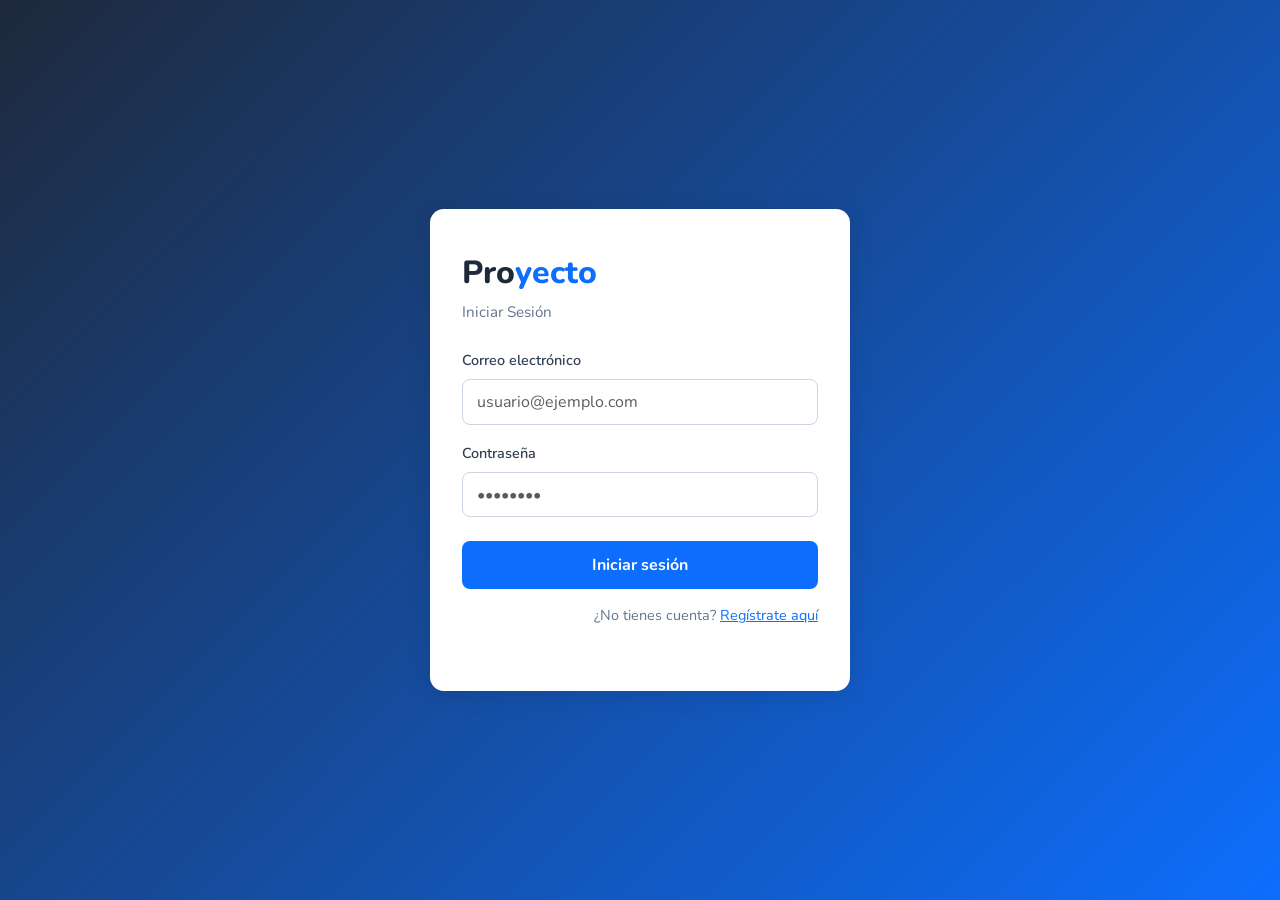
<file: index.html>
<!DOCTYPE html>
<html lang="es">
<head>
    <meta charset="UTF-8">
    <meta http-equiv="refresh" content="0; url=login.html">
    <title>Redirigiendo...</title>
</head>
<body>
    <p>Si no eres redirigido, <a href="login.html">haz clic aquí</a>.</p>
</body>
</html>
</file>
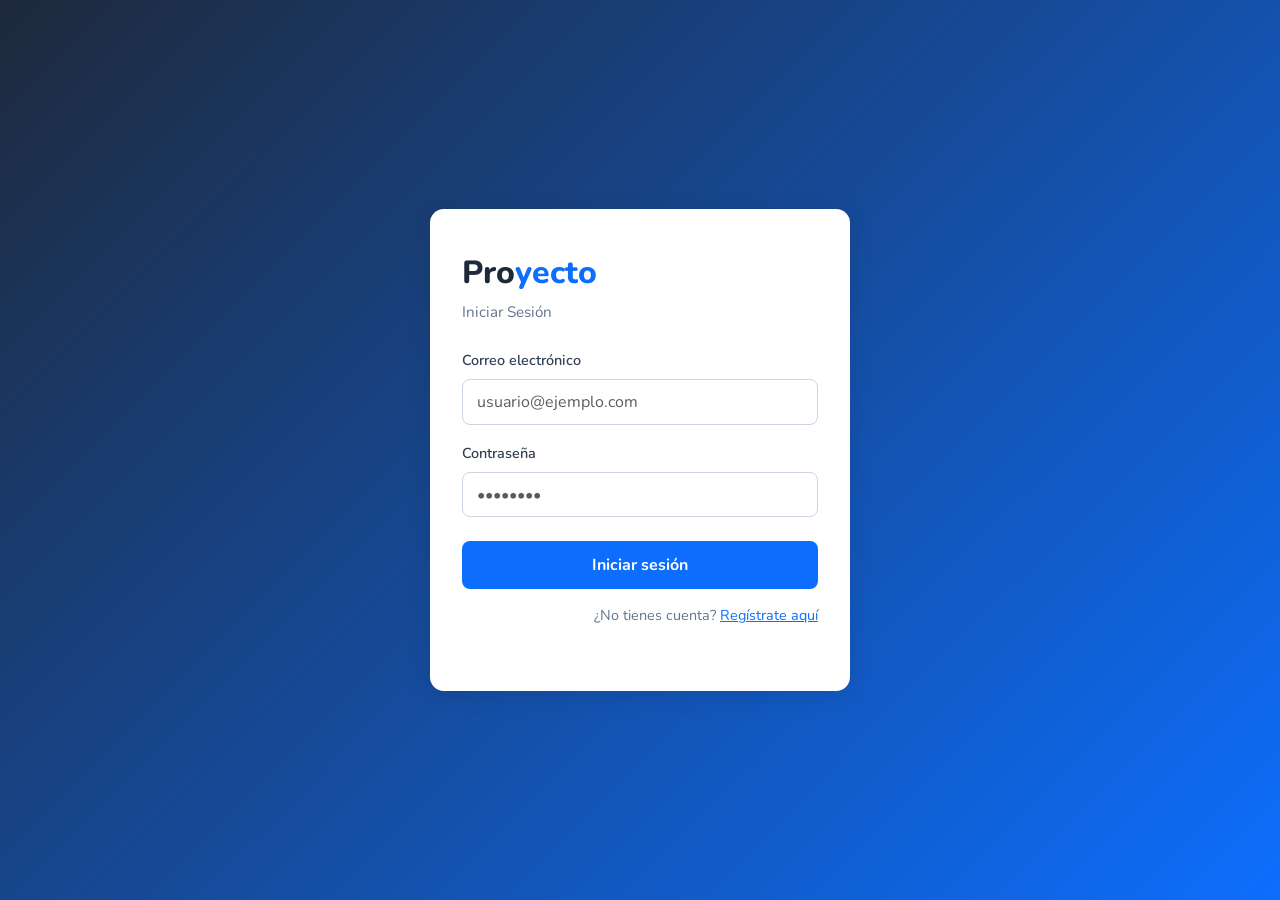
<file: login.html>
<!DOCTYPE html>
<html lang="es">
<head>
    <meta charset="UTF-8">
    <meta name="viewport" content="width=device-width, initial-scale=1.0">
    <title>Iniciar Sesión – Proyecto</title>
    <link href="https://cdn.jsdelivr.net/npm/bootstrap@5.3.3/dist/css/bootstrap.min.css" rel="stylesheet">
    <link rel="stylesheet" href="styles.css">
</head>
<body>

<div class="login-wrapper">
    <div class="login-card">

        <div class="login-logo">Pro<span>yecto</span></div>
        <p class="login-subtitle">Iniciar Sesión</p>

        <div id="loginError" class="login-error" style="display:none;"></div>

        <form id="loginForm" novalidate>
            <div class="mb-3">
                <label for="loginEmail" class="form-label">Correo electrónico</label>
                <input type="email" id="loginEmail" class="form-control"
                       placeholder="usuario@ejemplo.com" autocomplete="email" required>
            </div>
            <div class="mb-4">
                <label for="loginPassword" class="form-label">Contraseña</label>
                <input type="password" id="loginPassword" class="form-control"
                       placeholder="••••••••" autocomplete="current-password" required>
            </div>
            <button type="submit" id="btnLogin" class="btn-login">Iniciar sesión</button>
            <div class="mt-3 text-end">
                <p class="login-subtitle" style="font-size:.9rem;">
                    ¿No tienes cuenta? <a href="registro.html">Regístrate aquí</a>
                </p>
            </div>
        </form>

    </div>
</div>

<script src="https://cdn.jsdelivr.net/npm/bootstrap@5.3.3/dist/js/bootstrap.bundle.min.js"></script>
<script src="script.js"></script>
</body>
</html>
</file>
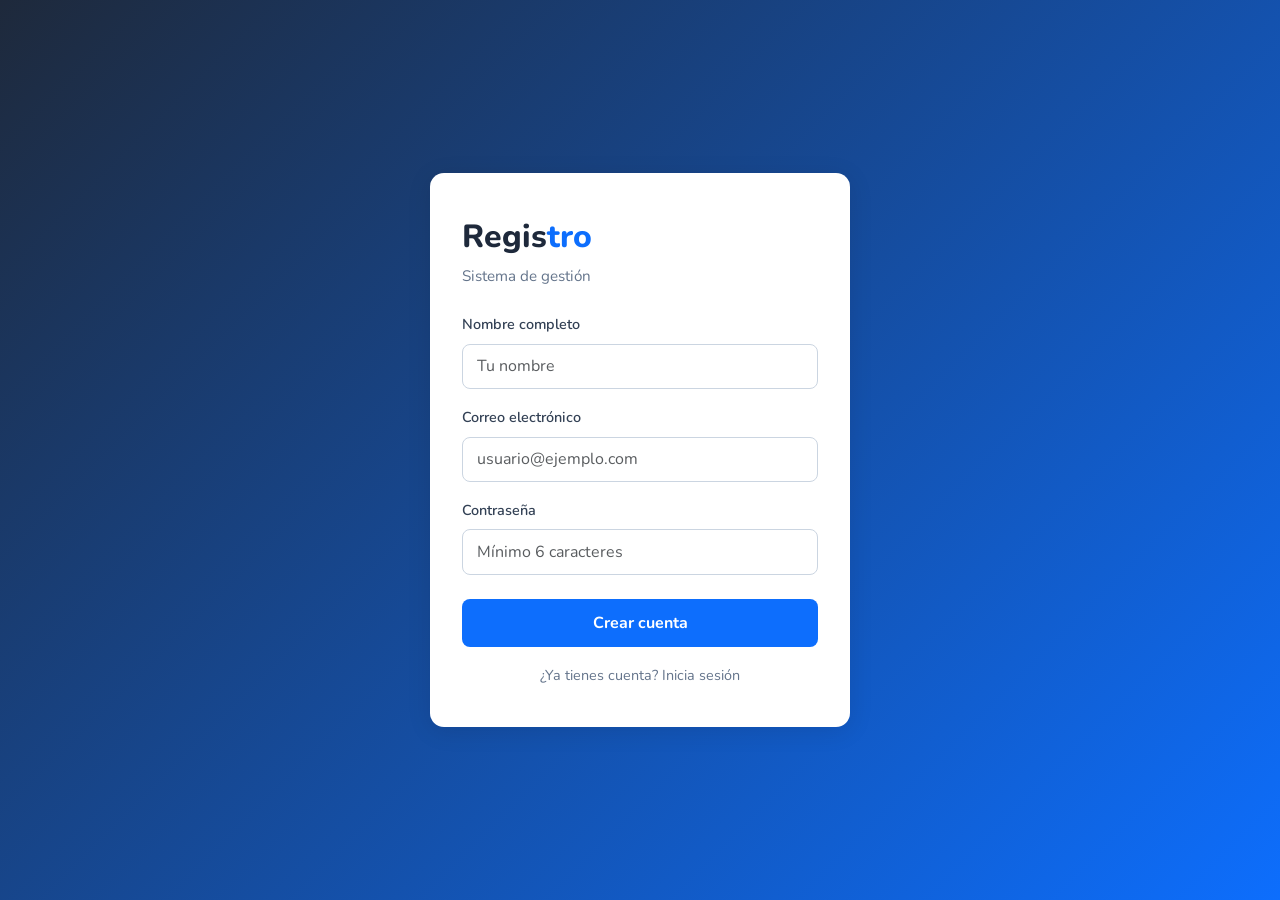
<file: registro.html>
<!DOCTYPE html>
<html lang="es">
<head>
    <meta charset="UTF-8">
    <meta name="viewport" content="width=device-width, initial-scale=1.0">
    <title>Registro – Proyecto</title>
    <link href="https://cdn.jsdelivr.net/npm/bootstrap@5.3.3/dist/css/bootstrap.min.css" rel="stylesheet">
    <link rel="stylesheet" href="styles.css">
</head>
<body>

<div class="login-wrapper">
    <div class="login-card">

        <div class="login-logo">Regis<span>tro</span></div>
        <p class="login-subtitle">Sistema de gestión</p>

        <div id="registerError" class="login-error" style="display:none;"></div>

        <form id="registerForm" novalidate>
            <div class="mb-3">
                <label for="regNombre" class="form-label">Nombre completo</label>
                <input type="text" id="regNombre" class="form-control"
                       placeholder="Tu nombre" required>
            </div>
            <div class="mb-3">
                <label for="regEmail" class="form-label">Correo electrónico</label>
                <input type="email" id="regEmail" class="form-control"
                       placeholder="usuario@ejemplo.com" required>
            </div>
            <div class="mb-4">
                <label for="regPassword" class="form-label">Contraseña</label>
                <input type="password" id="regPassword" class="form-control"
                       placeholder="Mínimo 6 caracteres" required>
            </div>
            <button type="submit" class="btn-login">Crear cuenta</button>
            <div class="mt-3 text-center">
                <a href="login.html" class="link-back">¿Ya tienes cuenta? Inicia sesión</a>
            </div>
        </form>

    </div>
</div>

<script src="script.js"></script>
</body>
</html>
</file>
<file: styles.css>
@import url('https://fonts.googleapis.com/css2?family=Nunito:wght@400;600;700;800&display=swap');

:root {
    --primary:    #0d6efd;
    --primary-dk: #0a58ca;
    --sidebar-bg: #1e293b;
    --sidebar-txt:#94a3b8;
    --bg:         #f0f4f8;
    --card-bg:    #ffffff;
    --radius:     14px;
    --shadow:     0 4px 24px rgba(0,0,0,.10);
    --danger:     #dc2626;
    --success:    #16a34a;
}
* { box-sizing: border-box; }

body {
    font-family: 'Nunito', sans-serif;
    background: var(--bg);
    margin: 0;
    min-height: 100vh;
}

.login-wrapper {
    min-height: 100vh;
    display: flex;
    align-items: center;
    justify-content: center;
    background: linear-gradient(135deg, #1e293b 0%, #0d6efd 100%);
    padding: 1.5rem;
}
.login-card {
    background: var(--card-bg);
    border-radius: var(--radius);
    box-shadow: var(--shadow);
    padding: 2.5rem 2rem;
    width: 100%;
    max-width: 420px;
}
.login-logo { font-size: 2rem; font-weight: 800; color: #1e293b; margin-bottom: .25rem; }
.login-logo span { color: var(--primary); }
.login-subtitle { color: #64748b; font-size: .95rem; margin-bottom: 1.5rem; }
.form-label { font-weight: 600; color: #334155; font-size: .9rem; }
.form-control {
    border-radius: 8px; border: 1.5px solid #cbd5e1;
    padding: .6rem .9rem; transition: border-color .2s;
}
.form-control:focus { border-color: var(--primary); box-shadow: 0 0 0 3px rgba(13,110,253,.15); }
.btn-login {
    display: block; width: 100%; padding: .75rem;
    background: var(--primary); color: #fff; border: none;
    border-radius: 8px; font-size: 1rem; font-weight: 700;
    cursor: pointer; transition: background .2s, transform .1s;
}
.btn-login:hover  { background: var(--primary-dk); }
.btn-login:active { transform: scale(.98); }
.login-error {
    background: #fee2e2; color: #dc2626;
    border: 1px solid #fca5a5; border-radius: 8px;
    padding: .6rem 1rem; font-size: .9rem; margin-bottom: 1rem;
}
.link-back { text-decoration: none; font-size: .9rem; color: #64748b; transition: color .2s; }
.link-back:hover { color: var(--primary); }

.sidebar-container {
    background: var(--sidebar-bg); border-radius: var(--radius);
    padding: 1.5rem 1rem; min-height: auto;
}
@media (min-width: 992px) { .sidebar-container { min-height: calc(100vh - 3rem); } }
.sidebar-title { color: #fff; font-size: 1.2rem; font-weight: 800; margin-bottom: 1.5rem; letter-spacing: .5px; }
.nav-pills-custom .nav-link {
    color: var(--sidebar-txt); border-radius: 8px; padding: .6rem 1rem;
    font-weight: 600; margin-bottom: .25rem; transition: background .2s, color .2s;
}
.nav-pills-custom .nav-link:hover  { background: rgba(255,255,255,.08); color: #fff; }
.nav-pills-custom .nav-link.active { background: var(--primary); color: #fff; }

.main-header-title { font-size: 1.6rem; font-weight: 800; color: #1e293b; margin-bottom: 1.5rem; }

#carouselContainer { border-radius: var(--radius); overflow: hidden; box-shadow: var(--shadow); background: #1e293b; }
#mainCarousel .carousel-item img { height: 380px; object-fit: cover; width: 100%; }
@media (max-width: 576px) { #mainCarousel .carousel-item img { height: 220px; } }
.carousel-caption {
    background: rgba(0,0,0,.45); border-radius: 8px;
    padding: .5rem 1rem; bottom: 1.2rem;
}
#infoImagen { border-radius: var(--radius); box-shadow: var(--shadow); background: var(--card-bg); border: none; }

.admin-panel {
    background: var(--card-bg); border-radius: var(--radius);
    box-shadow: var(--shadow); padding: 1.75rem; position: relative;
}
.admin-panel-header {
    display: flex; align-items: center; justify-content: space-between;
    flex-wrap: wrap; gap: .75rem; margin-bottom: 1rem;
}
.admin-panel-title {
    font-size: 1.1rem; font-weight: 800; color: #1e293b;
    display: flex; align-items: center; margin: 0;
}
.btn-admin-new {
    display: inline-flex; align-items: center; gap: .4rem;
    background: var(--primary); color: #fff; border: none;
    border-radius: 8px; padding: .5rem 1.1rem;
    font-family: 'Nunito', sans-serif; font-weight: 700; font-size: .9rem;
    cursor: pointer; transition: background .2s, transform .1s;
}
.btn-admin-new:hover  { background: var(--primary-dk); }
.btn-admin-new:active { transform: scale(.97); }

.admin-notif { border-radius: 8px; padding: .6rem 1rem; font-size: .9rem; font-weight: 600; margin-bottom: .75rem; }
.admin-notif--success { background: #dcfce7; color: var(--success); border: 1px solid #86efac; }
.admin-notif--error   { background: #fee2e2; color: var(--danger);  border: 1px solid #fca5a5; }

.admin-table { width: 100%; border-collapse: separate; border-spacing: 0; font-size: .92rem; }
.admin-table thead th {
    background: #f8fafc; color: #64748b; font-weight: 700;
    font-size: .8rem; text-transform: uppercase; letter-spacing: .5px;
    padding: .75rem 1rem; border-bottom: 2px solid #e2e8f0;
}
.admin-table tbody tr { transition: background .15s; }
.admin-table tbody tr:hover { background: #f8fafc; }
.admin-table tbody td { padding: .75rem 1rem; border-bottom: 1px solid #f1f5f9; vertical-align: middle; color: #334155; }
.admin-thumb { width: 56px; height: 38px; object-fit: cover; border-radius: 6px; display: block; background: #e2e8f0; }
.badge-estado { display: inline-block; padding: .25rem .65rem; border-radius: 20px; font-size: .75rem; font-weight: 700; }
.badge-activo   { background: #dcfce7; color: #15803d; }
.badge-inactivo { background: #f1f5f9; color: #94a3b8; }
.btn-icon {
    display: inline-flex; align-items: center; justify-content: center;
    width: 30px; height: 30px; border: none; border-radius: 6px;
    cursor: pointer; transition: background .15s, color .15s, transform .1s;
    margin: 0 2px; background: #f1f5f9; color: #475569;
}
.btn-icon:hover   { transform: scale(1.1); }
.btn-edit:hover   { background: #dbeafe; color: var(--primary); }
.btn-delete:hover { background: #fee2e2; color: var(--danger); }
.btn-icon:active  { transform: scale(.95); }
.row-confirming   { background: #fff7ed !important; }
.fw-600 { font-weight: 600; }

.admin-modal {
    position: fixed; inset: 0;
    background: rgba(15,23,42,.55);
    display: flex; align-items: center; justify-content: center;
    z-index: 1050; padding: 1rem;
    backdrop-filter: blur(2px);
}
.admin-modal-inner {
    background: var(--card-bg); border-radius: var(--radius);
    box-shadow: 0 20px 60px rgba(0,0,0,.25);
    width: 100%; max-width: 520px; max-height: 92vh;
    overflow-y: auto; display: flex; flex-direction: column;
    animation: modalIn .2s ease;
}
@keyframes modalIn {
    from { opacity: 0; transform: translateY(-12px) scale(.97); }
    to   { opacity: 1; transform: none; }
}
.admin-modal-header {
    display: flex; align-items: center; justify-content: space-between;
    padding: 1.25rem 1.5rem 1rem; border-bottom: 1px solid #f1f5f9;
    position: sticky; top: 0; background: var(--card-bg); z-index: 1;
}
.admin-modal-header h5 { font-weight: 800; color: #1e293b; font-size: 1.05rem; }
.btn-modal-close {
    background: none; border: none; color: #94a3b8; cursor: pointer;
    padding: .25rem; border-radius: 6px; transition: color .15s, background .15s;
    display: flex; align-items: center;
}
.btn-modal-close:hover { color: #1e293b; background: #f1f5f9; }
.admin-modal-body { padding: 1.25rem 1.5rem; flex: 1; }
.admin-modal-footer {
    padding: 1rem 1.5rem; border-top: 1px solid #f1f5f9;
    display: flex; justify-content: flex-end; gap: .75rem;
    position: sticky; bottom: 0; background: var(--card-bg);
}
.btn-admin-save {
    display: inline-flex; align-items: center;
    background: var(--primary); color: #fff; border: none;
    border-radius: 8px; padding: .5rem 1.4rem;
    font-family: 'Nunito', sans-serif; font-weight: 700; font-size: .95rem;
    cursor: pointer; transition: background .2s;
}
.btn-admin-save:hover    { background: var(--primary-dk); }
.btn-admin-save:disabled { opacity: .7; cursor: not-allowed; }

.img-source-tabs {
    display: flex;
    gap: .5rem;
    background: #f1f5f9;
    border-radius: 10px;
    padding: 4px;
}
.img-tab {
    flex: 1;
    display: inline-flex;
    align-items: center;
    justify-content: center;
    gap: .4rem;
    padding: .45rem .75rem;
    border: none;
    border-radius: 7px;
    background: transparent;
    font-family: 'Nunito', sans-serif;
    font-weight: 700;
    font-size: .85rem;
    color: #64748b;
    cursor: pointer;
    transition: background .18s, color .18s, box-shadow .18s;
}
.img-tab:hover { color: #1e293b; }
.img-tab.active {
    background: #fff;
    color: var(--primary);
    box-shadow: 0 1px 6px rgba(0,0,0,.10);
}

.file-drop-zone {
    border: 2px dashed #cbd5e1;
    border-radius: 12px;
    padding: 1.75rem 1rem;
    text-align: center;
    cursor: pointer;
    transition: border-color .2s, background .2s;
    background: #f8fafc;
    user-select: none;
}
.file-drop-zone:hover,
.file-drop-zone.dragover {
    border-color: var(--primary);
    background: #eff6ff;
}
.file-drop-zone.dragover { box-shadow: 0 0 0 3px rgba(13,110,253,.15); }

.file-drop-icon { color: #94a3b8; margin-bottom: .6rem; transition: color .2s; }
.file-drop-zone:hover .file-drop-icon,
.file-drop-zone.dragover .file-drop-icon { color: var(--primary); }

.file-drop-text {
    margin: 0 0 .25rem;
    font-weight: 700;
    color: #334155;
    font-size: .95rem;
    line-height: 1.5;
}
.file-drop-text span { font-weight: 600; color: var(--primary); }
.file-drop-hint { margin: 0; font-size: .78rem; color: #94a3b8; }

.file-chosen {
    display: flex;
    align-items: center;
    justify-content: space-between;
    background: #eff6ff;
    border: 1px solid #bfdbfe;
    border-radius: 8px;
    padding: .5rem .85rem;
    margin-top: .6rem;
    font-size: .88rem;
    font-weight: 600;
    color: #1d4ed8;
    gap: .5rem;
}
.btn-quitar-archivo {
    display: inline-flex; align-items: center;
    background: none; border: none; cursor: pointer;
    color: #64748b; padding: 2px; border-radius: 4px;
    transition: color .15s;
    flex-shrink: 0;
}
.btn-quitar-archivo:hover { color: var(--danger); }

.admin-preview {
    border-radius: 10px;
    overflow: hidden;
    border: 1px solid #e2e8f0;
    position: relative;
}
.admin-preview img {
    width: 100%; height: 170px;
    object-fit: cover; display: block;
}
.preview-label {
    position: absolute; bottom: 0; left: 0; right: 0;
    background: rgba(0,0,0,.45); color: #fff;
    font-size: .75rem; font-weight: 700;
    padding: .2rem .6rem; text-align: center;
    letter-spacing: .5px; text-transform: uppercase;
}

#carouselWrapper {
            position: relative;
            border-radius: var(--radius);
            overflow: hidden;
            box-shadow: var(--shadow);
            background: #1e293b;
            min-height: 380px;
        }
        #slide-container {
            min-height: 380px;
            display: flex;
            align-items: center;
            justify-content: center;
        }
        #slide-container .visor-slide { width: 100%; position: relative; }

        /* Flechas */
        .carousel-arrow {
            position: absolute;
            top: 50%;
            transform: translateY(-50%);
            z-index: 10;
            background: rgba(0,0,0,.45);
            border: none;
            color: #fff;
            width: 44px;
            height: 44px;
            border-radius: 50%;
            display: flex;
            align-items: center;
            justify-content: center;
            cursor: pointer;
            transition: background .2s, transform .15s;
        }
        .carousel-arrow:hover  { background: rgba(0,0,0,.72); }
        .carousel-arrow:active { transform: translateY(-50%) scale(.93); }
        #btnPrev { left:  14px; }
        #btnNext { right: 14px; }

        /* Indicadores (puntos) */
        #carouselIndicadores {
            position: absolute;
            bottom: 12px;
            left: 50%;
            transform: translateX(-50%);
            display: flex;
            gap: 6px;
            z-index: 10;
        }
        .carousel-dot {
            width: 10px; height: 10px;
            border-radius: 50%;
            border: 2px solid rgba(255,255,255,.7);
            background: transparent;
            cursor: pointer;
            padding: 0;
            transition: background .2s, border-color .2s;
        }
        .carousel-dot--active {
            background: #fff;
            border-color: #fff;
        }
</file>
